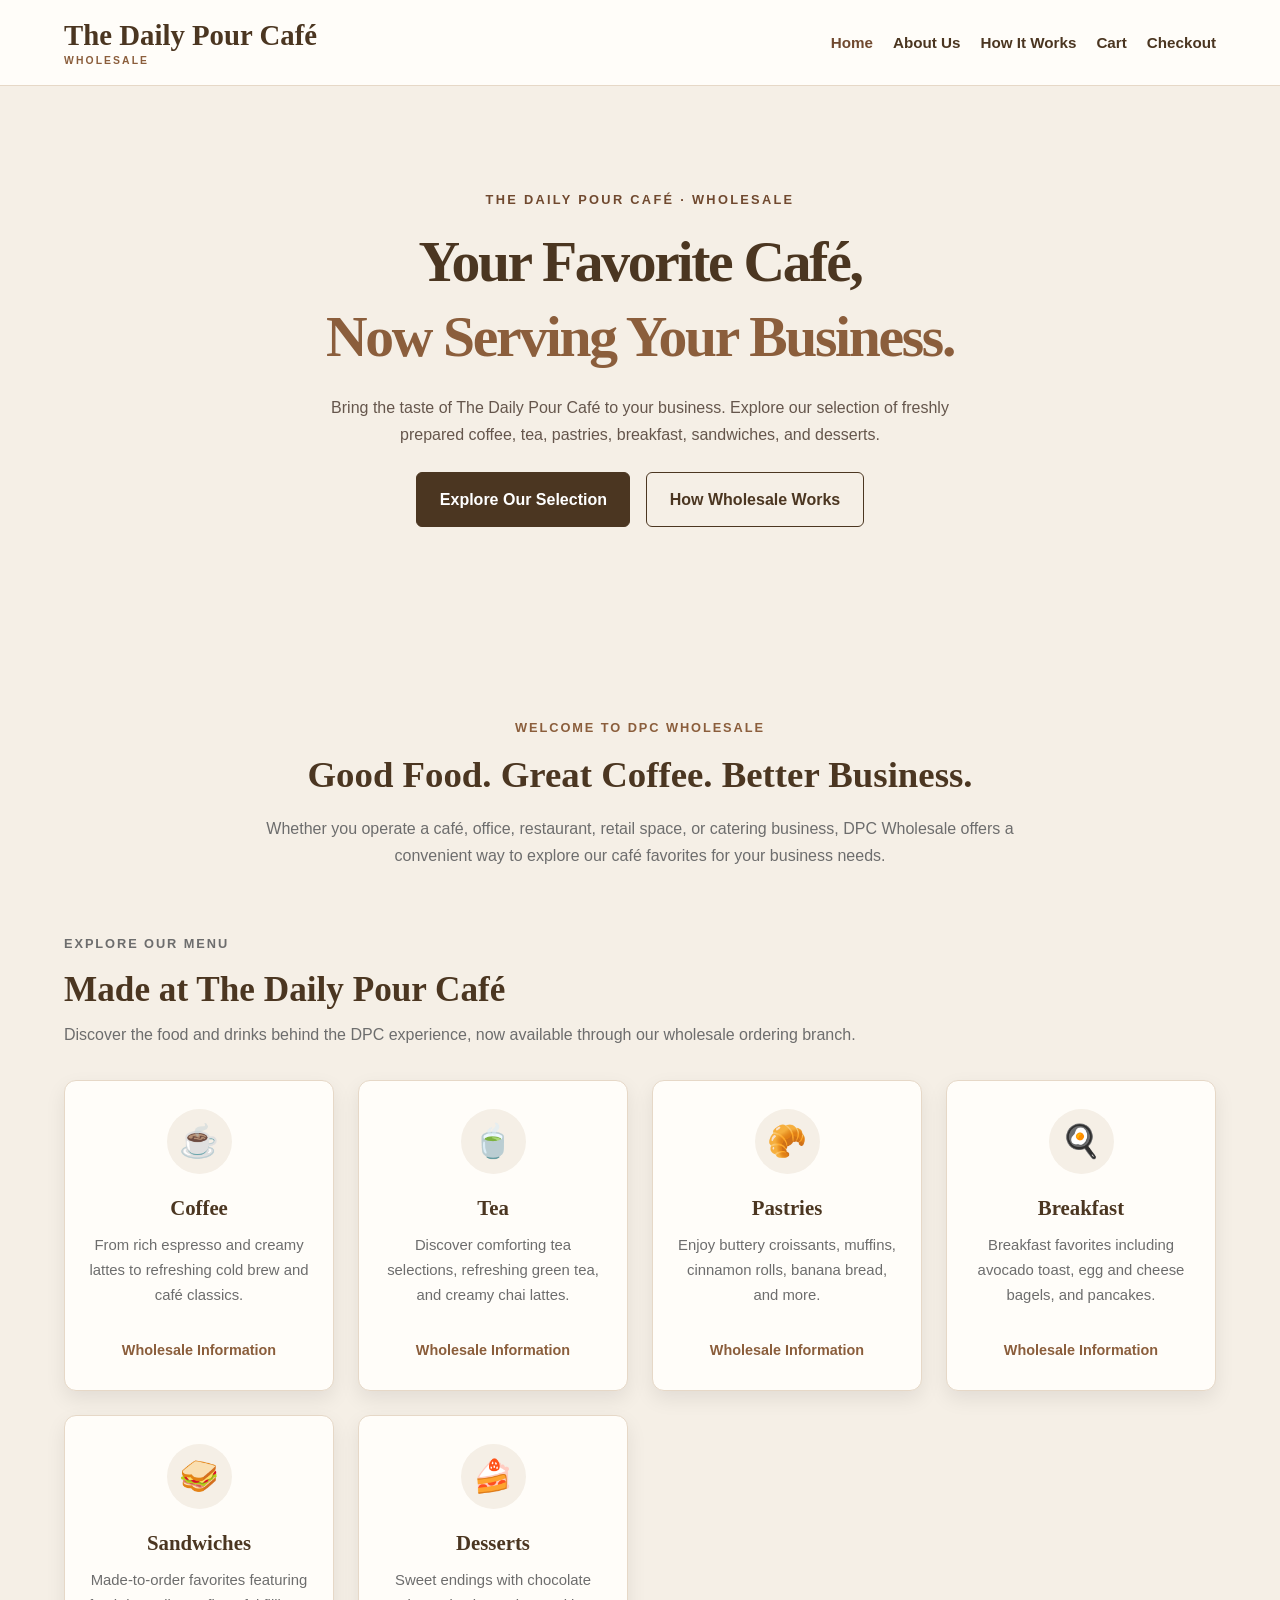
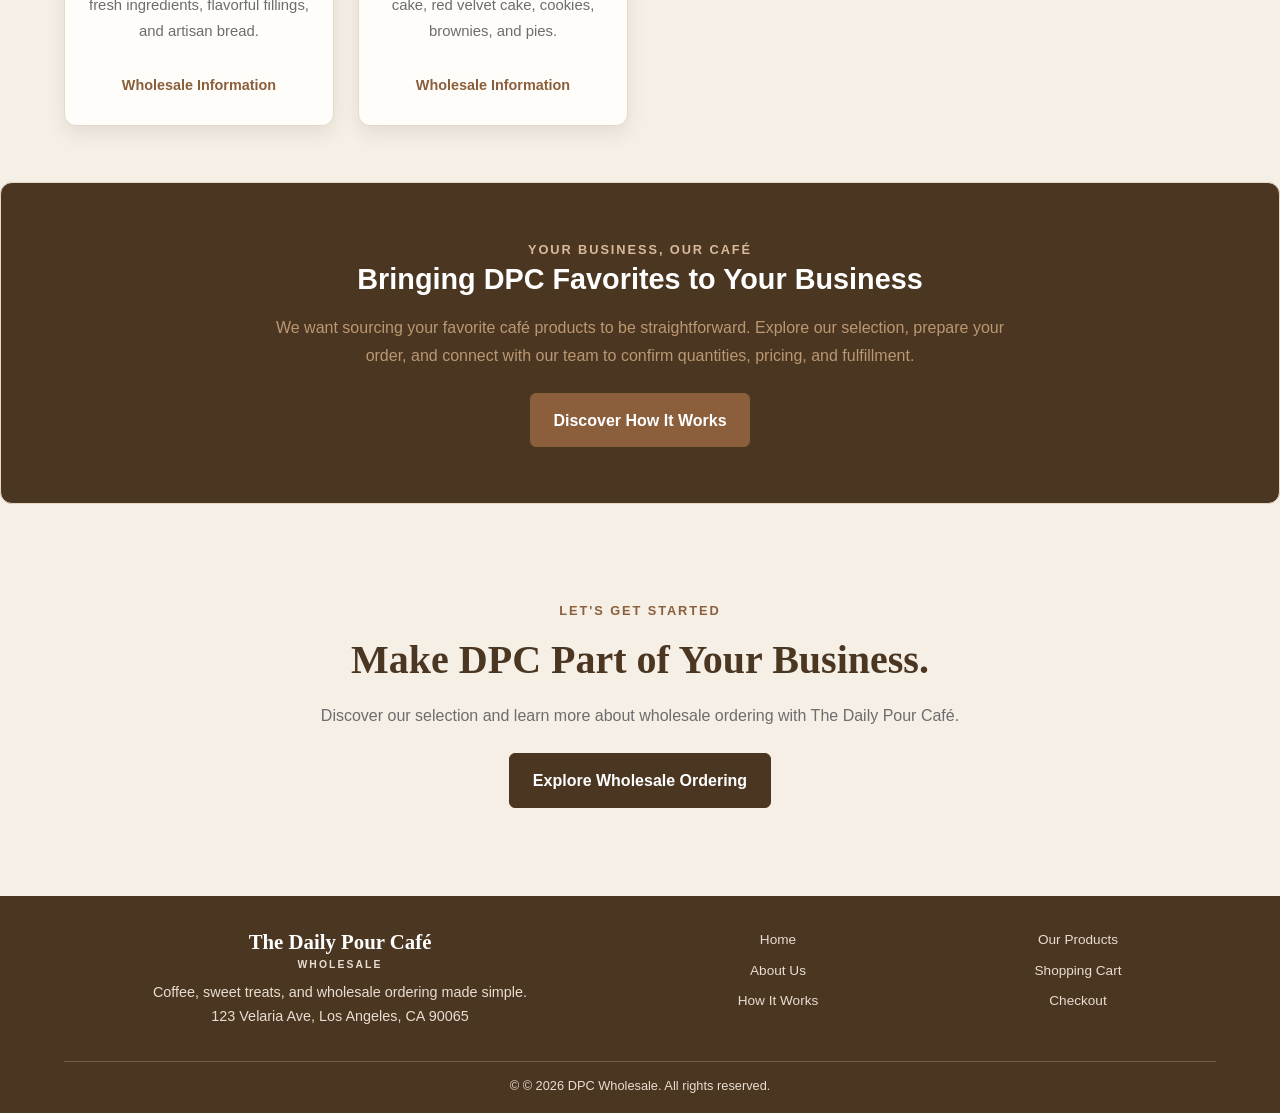
<file: index.html>
<!DOCTYPE html>
<html lang="en">

<head>
    <meta charset="UTF-8">
    <meta name="viewport" content="width=device-width, initial-scale=1.0">

    <meta name="description" content="Explore DPC Wholesale by The Daily Pour Café. Discover coffee, tea, pastries, breakfast, sandwiches, and desserts for your business.">

    <title>DPC Wholesale | The Daily Pour Café</title>

    <link rel="stylesheet" href="css\styles.css">
</head>

<body>

    <!-- HEADER -->
    <header>
        <div class="container header-content">

            <a href="index.html" class="logo">
                The Daily Pour Café
                <span class="logo-subtitle">WHOLESALE</span>
            </a>

            <nav aria-label="Main navigation">
                <ul>
                    <li>
                        <a href="index.html" aria-current="page">Home</a>
                    </li>
                    <li>
                        <a href="about.html">About Us</a>
                    </li>
                    <li>
                        <a href="how-it-works.html">How It Works</a>
                    </li>
                    <li>
                        <a href="cart.html">Cart</a>
                    </li>
                    <li>
                        <a href="checkout.html">Checkout</a>
                    </li>
                </ul>
            </nav>

        </div>
    </header>


    <main>

        <!-- HERO SECTION -->
        <section class="hero">
            <div class="container">

                <p class="eyebrow">The Daily Pour Café · Wholesale</p>

                <h1>
                    Your Favorite Café,
                    <span>Now Serving Your Business.</span>
                </h1>

                <p>
                    Bring the taste of The Daily Pour Café to your
                    business. Explore our selection of freshly
                    prepared coffee, tea, pastries, breakfast,
                    sandwiches, and desserts.
                </p>

                <div class="hero-actions">
                    <a href="#categories" class="btn">
                        Explore Our Selection
                    </a>

                    <a href="how-it-works.html" class="btn btn-outline">
                        How Wholesale Works
                    </a>
                </div>

            </div>
        </section>


        <!-- INTRODUCTION -->
        <section class="wholesale-intro container">

            <p class="eyebrow">Welcome to DPC Wholesale</p>

            <h2>Good Food. Great Coffee. Better Business.</h2>

            <p>
                Whether you operate a café, office, restaurant,
                retail space, or catering business, DPC Wholesale
                offers a convenient way to explore our café
                favorites for your business needs.
            </p>

        </section>


        <!-- PRODUCT CATEGORIES -->
        <section class="products container" id="categories">

            <div class="section-heading">

                <p class="eyebrow">Explore Our Menu</p>

                <h2>Made at The Daily Pour Café</h2>

                <p>
                    Discover the food and drinks behind the DPC
                    experience, now available through our
                    wholesale ordering branch.
                </p>

            </div>


            <div class="product-grid">

                <!-- COFFEE -->
                <article class="product-card category-card">

                    <div class="category-icon" aria-hidden="true">
                        ☕
                    </div>

                    <h3>Coffee</h3>

                    <p>
                        From rich espresso and creamy lattes
                        to refreshing cold brew and café classics.
                    </p>

                    <a href="how-it-works.html" class="category-link">
                        Wholesale Information
                    </a>

                </article>


                <!-- TEA -->
                <article class="product-card category-card">

                    <div class="category-icon" aria-hidden="true">
                        🍵
                    </div>

                    <h3>Tea</h3>

                    <p>
                        Discover comforting tea selections,
                        refreshing green tea, and creamy chai lattes.
                    </p>

                    <a href="how-it-works.html" class="category-link">
                        Wholesale Information
                    </a>

                </article>


                <!-- PASTRIES -->
                <article class="product-card category-card">

                    <div class="category-icon" aria-hidden="true">
                        🥐
                    </div>

                    <h3>Pastries</h3>

                    <p>
                        Enjoy buttery croissants, muffins,
                        cinnamon rolls, banana bread, and more.
                    </p>

                    <a href="how-it-works.html" class="category-link">
                        Wholesale Information
                    </a>

                </article>


                <!-- BREAKFAST -->
                <article class="product-card category-card">

                    <div class="category-icon" aria-hidden="true">
                        🍳
                    </div>

                    <h3>Breakfast</h3>

                    <p>
                        Breakfast favorites including avocado
                        toast, egg and cheese bagels, and pancakes.
                    </p>

                    <a href="how-it-works.html" class="category-link">
                        Wholesale Information
                    </a>

                </article>


                <!-- SANDWICHES -->
                <article class="product-card category-card">

                    <div class="category-icon" aria-hidden="true">
                        🥪
                    </div>

                    <h3>Sandwiches</h3>

                    <p>
                        Made-to-order favorites featuring fresh
                        ingredients, flavorful fillings, and artisan bread.
                    </p>

                    <a href="how-it-works.html" class="category-link">
                        Wholesale Information
                    </a>

                </article>


                <!-- DESSERTS -->
                <article class="product-card category-card">

                    <div class="category-icon" aria-hidden="true">
                        🍰
                    </div>

                    <h3>Desserts</h3>

                    <p>
                        Sweet endings with chocolate cake,
                        red velvet cake, cookies, brownies, and pies.
                    </p>

                    <a href="how-it-works.html" class="category-link">
                        Wholesale Information
                    </a>

                </article>

            </div>

        </section>


        <!-- WHOLESALE BENEFITS -->
        <section class="about wholesale-benefits">

            <div class="container">

                <p class="eyebrow">Your Business, Our Café</p>

                <h2>Bringing DPC Favorites to Your Business</h2>

                <p>
                    We want sourcing your favorite café products
                    to be straightforward. Explore our selection,
                    prepare your order, and connect with our team
                    to confirm quantities, pricing, and fulfillment.
                </p>

                <a href="how-it-works.html" class="btn">
                    Discover How It Works
                </a>

            </div>

        </section>


        <!-- FINAL CALL TO ACTION -->
        <section class="final-cta container">

            <p class="eyebrow">Let's Get Started</p>

            <h2>Make DPC Part of Your Business.</h2>

            <p>
                Discover our selection and learn more about
                wholesale ordering with The Daily Pour Café.
            </p>

            <a href="how-it-works.html" class="btn">
                Explore Wholesale Ordering
            </a>

        </section>

    </main>


    <!-- FOOTER -->

<footer>
    <div class="container footer-content">
        <div class="footer-brand">

            <h2>The Daily Pour Café 
                <span class="footer-subtitle">WHOLESALE</span>
                </h2>
            <p>
                Coffee, sweet treats, and wholesale ordering
                made simple.
            </p>
            <p>123 Velaria Ave, Los Angeles, CA 90065</p>
        </div>

        <div class="footer-links">
            <a href="index.html">Home</a>
            <a href="about.html">About Us</a>
            <a href="how-it-works.html">How It Works</a>
        </div>

        <div class="footer-links">
            <a href="index.html#products">Our Products</a>
            <a href="cart.html">Shopping Cart</a>
            <a href="checkout.html">Checkout</a>
        </div>

        <p class="copyright">
            &copy; © 2026 DPC Wholesale. All rights reserved.
        </p>
    </div>
</footer>
</body>
</html>
</file>
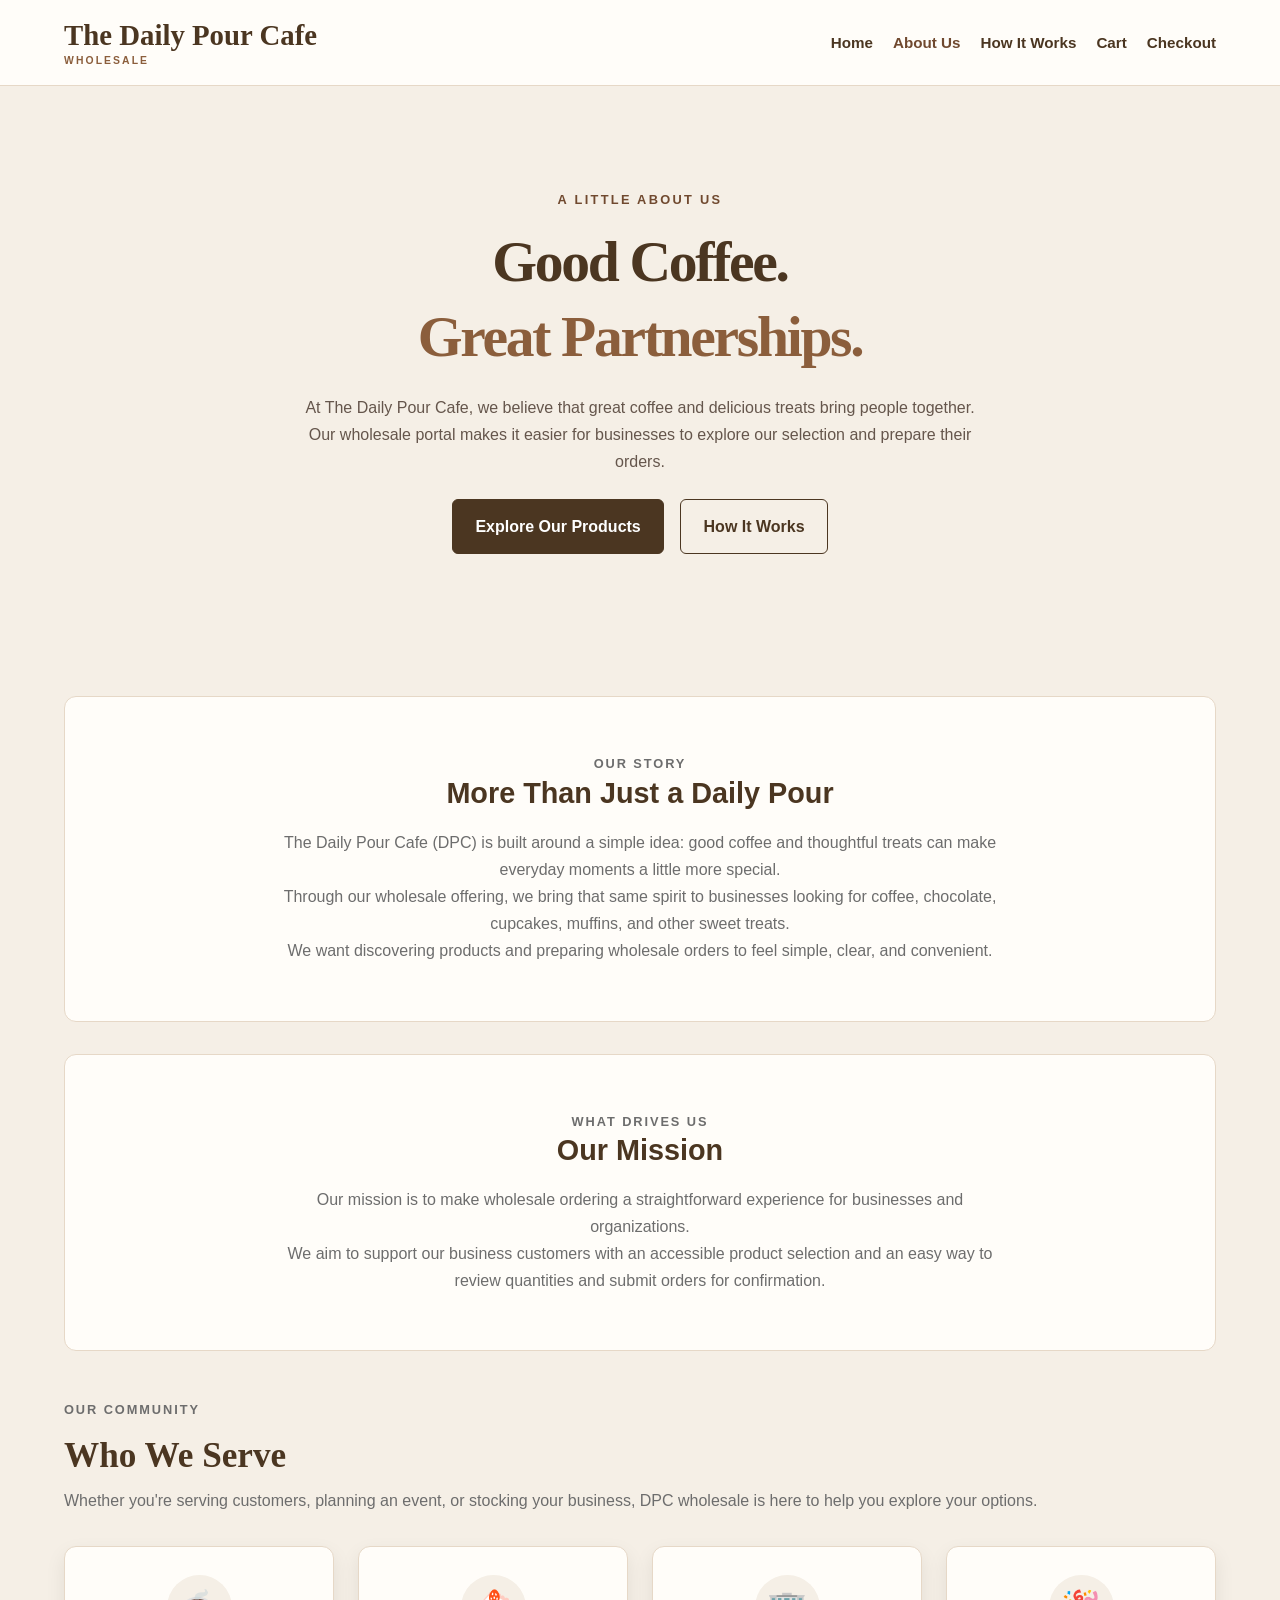
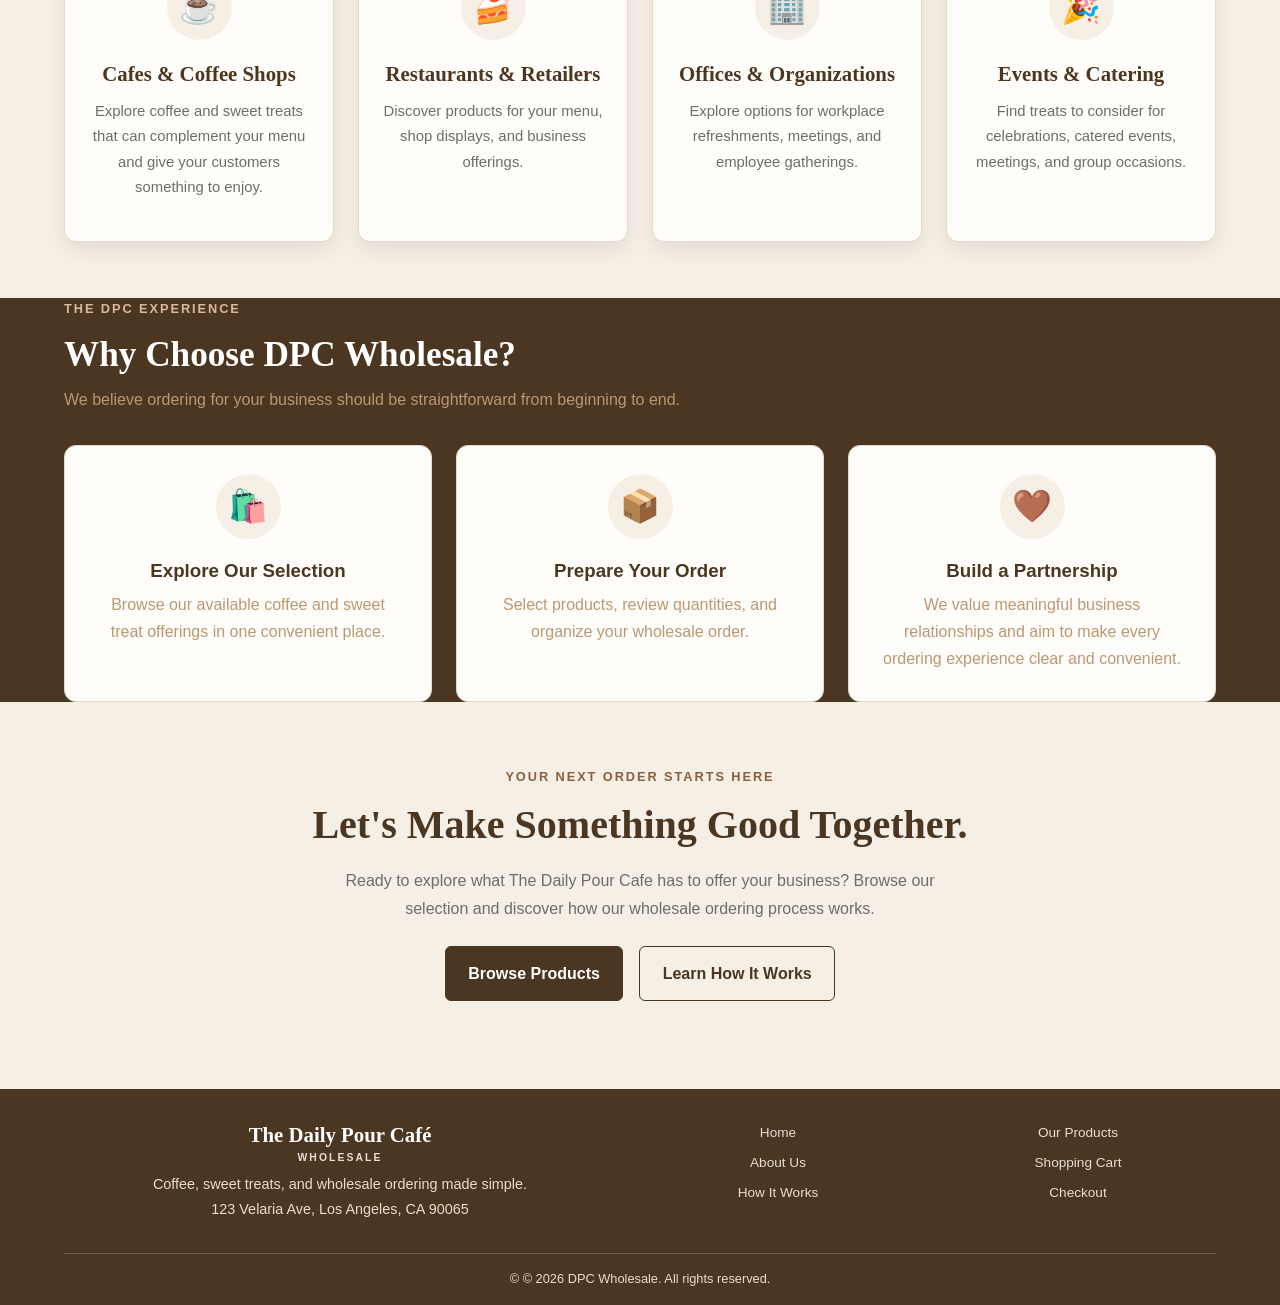
<file: about.html>
<!DOCTYPE html>
<html lang="en">

<head>
    <meta charset="UTF-8">
    <meta name="viewport" content="width=device-width, initial-scale=1.0">

    <title>About Us | The Daily Pour Cafe Wholesale</title>

    <meta name="description" content="Discover The Daily Pour Cafe wholesale program and explore coffee and sweet treats for your business.">

    <link rel="stylesheet" href="css\styles.css">
</head>

<body>

<!-- HEADER -->
<header>
    <div class="container header-content">

        <a href="index.html" class="logo">
            The Daily Pour Cafe
            <span class="logo-subtitle">WHOLESALE</span>
        </a>

        <nav aria-label="Main navigation">
            <ul>
                <li><a href="index.html">Home</a></li>
                <li><a href="about.html" aria-current="page">About Us</a></li>
                <li><a href="how-it-works.html">How It Works</a></li>
                <li><a href="cart.html">Cart</a></li>
                <li><a href="checkout.html">Checkout</a></li>
            </ul>
        </nav>

    </div>
</header>


<main>

    <!-- PAGE HERO -->
    <section class="hero">
        <div class="container">

            <p class="eyebrow">A Little About Us</p>

            <h1>
                Good Coffee.
                <span>Great Partnerships.</span>
            </h1>

            <p>
                At The Daily Pour Cafe, we believe that great coffee
                and delicious treats bring people together.
                Our wholesale portal makes it easier for businesses
                to explore our selection and prepare their orders.
            </p>

            <div class="hero-actions">

                <a href="index.html#products" class="btn">
                    Explore Our Products
                </a>

                <a href="how-it-works.html" class="btn btn-outline">
                    How It Works
                </a>

            </div>

        </div>
    </section>


    <!-- OUR STORY -->
    <section class="about container">

        <p class="eyebrow">Our Story</p>

        <h2>More Than Just a Daily Pour</h2>

        <p>
            The Daily Pour Cafe (DPC) is built around a simple idea:
            good coffee and thoughtful treats can make everyday
            moments a little more special.
        </p>

        <p>
            Through our wholesale offering, we bring that same
            spirit to businesses looking for coffee, chocolate,
            cupcakes, muffins, and other sweet treats.
        </p>

        <p>
            We want discovering products and preparing wholesale
            orders to feel simple, clear, and convenient.
        </p>

    </section>


    <!-- OUR MISSION -->
    <section class="about container">

        <p class="eyebrow">What Drives Us</p>

        <h2>Our Mission</h2>

        <p>
            Our mission is to make wholesale ordering a straightforward
            experience for businesses and organizations.
        </p>

        <p>
            We aim to support our business customers with an accessible
            product selection and an easy way to review quantities
            and submit orders for confirmation.
        </p>

    </section>


    <!-- WHO WE SERVE -->
    <section class="products container">

        <div class="section-heading">

            <p class="eyebrow">Our Community</p>

            <h2>Who We Serve</h2>

            <p>
                Whether you're serving customers, planning an event,
                or stocking your business, DPC wholesale is here
                to help you explore your options.
            </p>

        </div>


        <div class="product-grid">

            <article class="product-card category-card">

                <div class="category-icon">☕</div>

                <h3>Cafes & Coffee Shops</h3>

                <p>
                    Explore coffee and sweet treats that can
                    complement your menu and give your customers
                    something to enjoy.
                </p>

            </article>


            <article class="product-card category-card">

                <div class="category-icon">🍰</div>

                <h3>Restaurants & Retailers</h3>

                <p>
                    Discover products for your menu, shop displays,
                    and business offerings.
                </p>

            </article>


            <article class="product-card category-card">

                <div class="category-icon">🏢</div>

                <h3>Offices & Organizations</h3>

                <p>
                    Explore options for workplace refreshments,
                    meetings, and employee gatherings.
                </p>

            </article>


            <article class="product-card category-card">

                <div class="category-icon">🎉</div>

                <h3>Events & Catering</h3>

                <p>
                    Find treats to consider for celebrations,
                    catered events, meetings, and group occasions.
                </p>

            </article>

        </div>

    </section>


    <!-- WHY CHOOSE DPC -->
    <section class="wholesale-benefits">

        <div class="container">

            <div class="section-heading">

                <p class="eyebrow">The DPC Experience</p>

                <h2>Why Choose DPC Wholesale?</h2>

                <p>
                    We believe ordering for your business should
                    be straightforward from beginning to end.
                </p>

            </div>


            <div class="steps-grid">

                <article class="step-card">

                    <div class="category-icon">🛍️</div>

                    <h3>Explore Our Selection</h3>

                    <p>
                        Browse our available coffee and sweet treat
                        offerings in one convenient place.
                    </p>

                </article>


                <article class="step-card">

                    <div class="category-icon">📦</div>

                    <h3>Prepare Your Order</h3>

                    <p>
                        Select products, review quantities,
                        and organize your wholesale order.
                    </p>

                </article>


                <article class="step-card">

                    <div class="category-icon">🤎</div>

                    <h3>Build a Partnership</h3>

                    <p>
                        We value meaningful business relationships
                        and aim to make every ordering experience
                        clear and convenient.
                    </p>

                </article>

            </div>

        </div>

    </section>


    <!-- FINAL CTA -->
    <section class="final-cta container">

        <p class="eyebrow">Your Next Order Starts Here</p>

        <h2>Let's Make Something Good Together.</h2>

        <p>
            Ready to explore what The Daily Pour Cafe has to offer
            your business? Browse our selection and discover
            how our wholesale ordering process works.
        </p>

        <div class="hero-actions">

            <a href="index.html#products" class="btn">
                Browse Products
            </a>

            <a href="how-it-works.html" class="btn btn-outline">
                Learn How It Works
            </a>

        </div>

    </section>

</main>


<!-- FOOTER -->

<footer>
    <div class="container footer-content">
        <div class="footer-brand">

            <h2>The Daily Pour Café 
                <span class="footer-subtitle">WHOLESALE</span>
                </h2>
            <p>
                Coffee, sweet treats, and wholesale ordering
                made simple.
            </p>
            <p>123 Velaria Ave, Los Angeles, CA 90065</p>
        </div>

        <div class="footer-links">
            <a href="index.html">Home</a>
            <a href="about.html">About Us</a>
            <a href="how-it-works.html">How It Works</a>
        </div>

        <div class="footer-links">
            <a href="index.html#products">Our Products</a>
            <a href="cart.html">Shopping Cart</a>
            <a href="checkout.html">Checkout</a>
        </div>

        <p class="copyright">
            &copy; © 2026 DPC Wholesale. All rights reserved.
        </p>
    </div>
</footer>
</body>
</html>
</file>
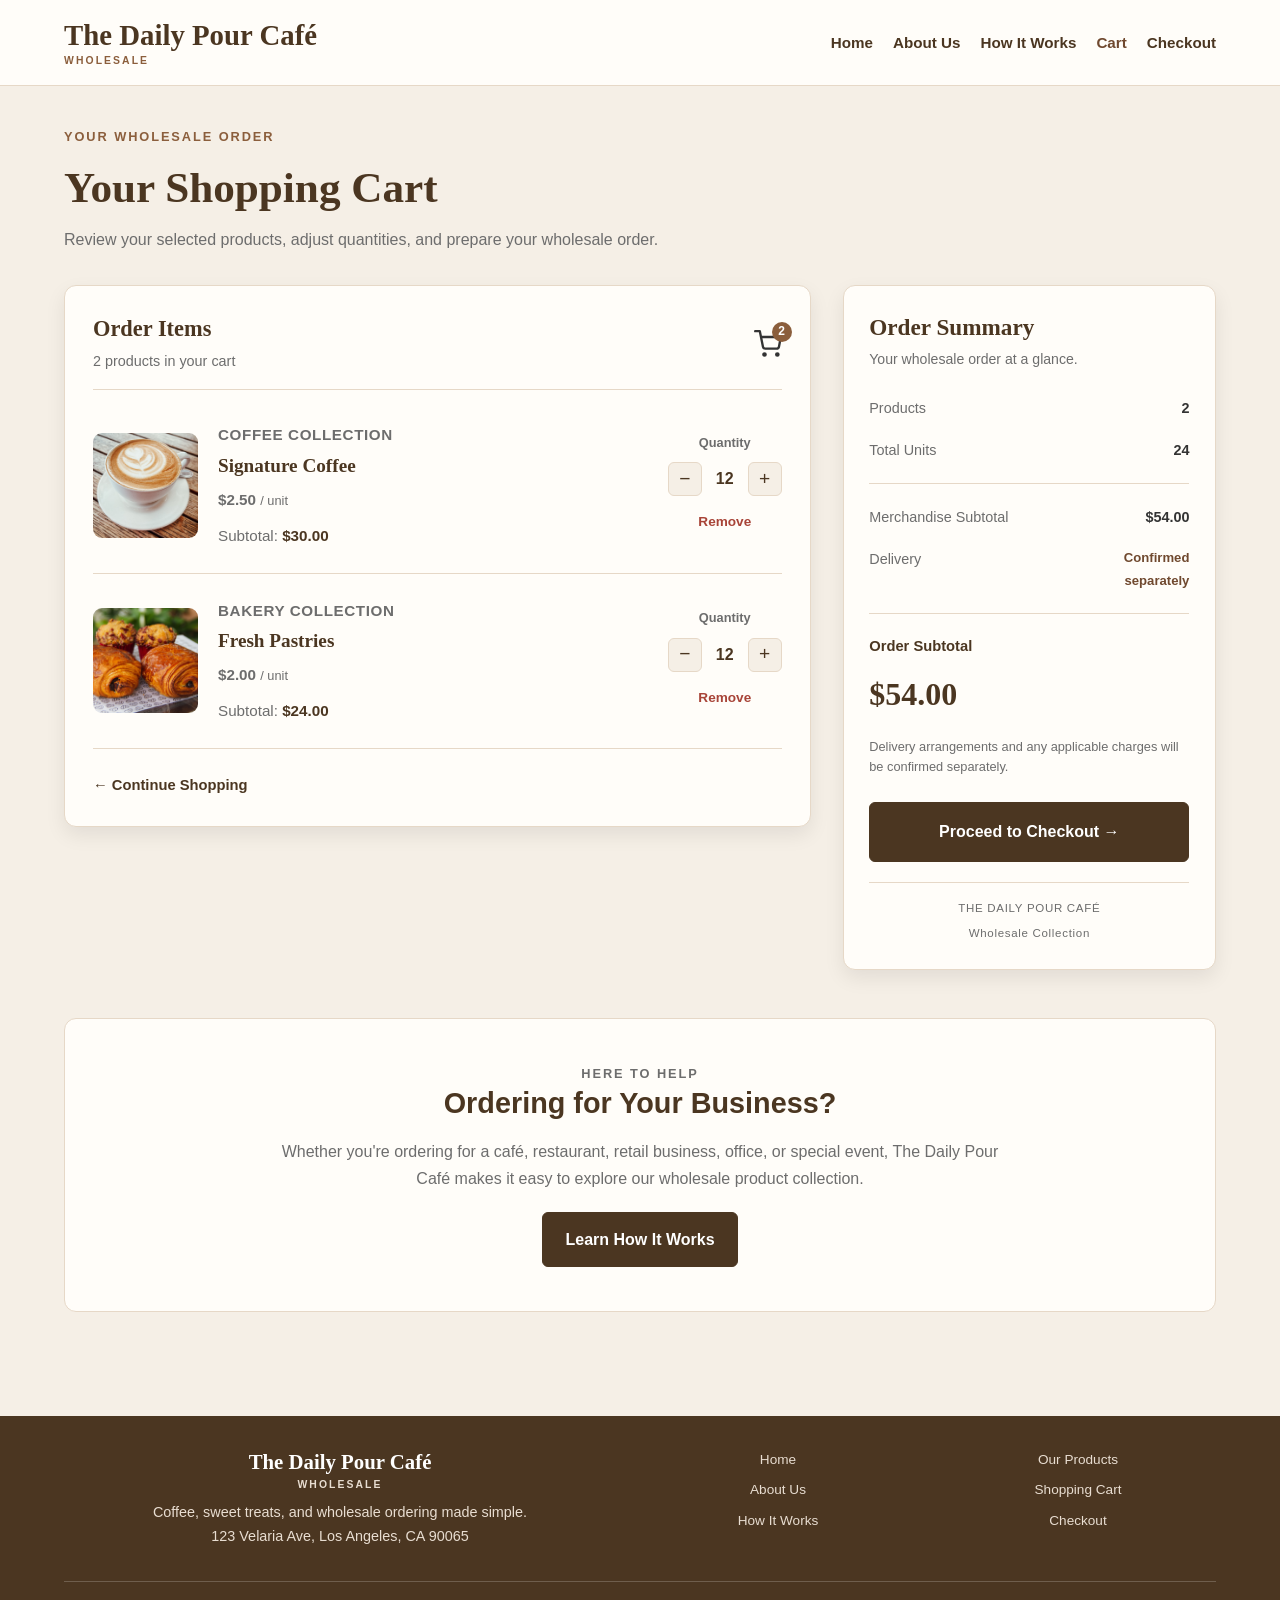
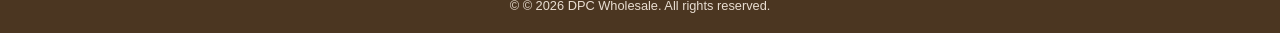
<file: cart.html>
<!DOCTYPE html>
<html lang="en">

<head>
    <meta charset="UTF-8">
    <meta name="viewport" content="width=device-width, initial-scale=1.0">

    <title>Wholesale Cart | The Daily Pour Café</title>

    <link rel="stylesheet" href="css\styles.css">
</head>

<body>

<!-- ========================================
     HEADER
======================================== -->

<header>
    <div class="container header-content">

        <a href="index.html" class="logo">
            The Daily Pour Café
            <span class="logo-subtitle">WHOLESALE</span>
        </a>

        <nav aria-label="Main navigation">
            <ul>
                <li><a href="index.html">Home</a></li>
                <li><a href="about.html">About Us</a></li>
                <li><a href="how-it-works.html">How It Works</a></li>
                <li><a href="cart.html" aria-current="page">Cart</a></li>
                <li><a href="checkout.html">Checkout</a></li>
            </ul>
        </nav>

    </div>
</header>


<!-- ========================================
     MAIN CONTENT
======================================== -->

<main class="container page-content">

    <!-- Page Introduction -->

    <section class="cart-intro">

        <p class="eyebrow">Your Wholesale Order</p>

        <h1>Your Shopping Cart</h1>

        <p class="page-intro">
            Review your selected products, adjust quantities,
            and prepare your wholesale order.
        </p>

    </section>


    <!-- Cart Layout -->

    <div class="wholesale-cart-layout">


        <!-- ========================================
             CART PRODUCTS
        ======================================== -->

        <section class="cart-panel" aria-label="Cart products">

            <div class="cart-heading">

                <div>
                    <h2>Order Items</h2>

                    <p class="cart-subheading">
                        <span id="cart-item-count">2</span> products
                        in your cart
                    </p>
                </div>

                <div class="cart-icon" aria-label="Shopping cart">

                    <svg
                        xmlns="http://www.w3.org/2000/svg"
                        width="28"
                        height="28"
                        fill="none"
                        stroke="currentColor"
                        stroke-width="2"
                        stroke-linecap="round"
                        stroke-linejoin="round"
                        viewBox="0 0 24 24"
                        aria-hidden="true">

                        <circle cx="9" cy="21" r="1"></circle>
                        <circle cx="20" cy="21" r="1"></circle>
                        <path d="M1 1h4l2.68 13.39a2 2 0 0 0 2 1.61h9.72a2 2 0 0 0 2-1.61L23 6H6"></path>

                    </svg>

                    <span class="item-count" id="cart-icon-count">2</span>

                </div>

            </div>


            <!-- PRODUCT 1 -->

            <article class="cart-item" data-product-id="coffee">

                <img
                    src="images\Latte art.jpg"
                    alt="Signature Coffee">

                <div class="cart-item-info">

                    <p class="cart-product-category">
                        Coffee Collection
                    </p>

                    <h3>Signature Coffee</h3>

                    <p class="cart-unit-price">
                        $2.50 <span>/ unit</span>
                    </p>

                    <p class="cart-line-subtotal">
                        Subtotal:
                        <strong data-line-subtotal>$30.00</strong>
                    </p>

                </div>


                <div class="cart-actions">

                    <label class="quantity-label">
                        Quantity
                    </label>

                    <div class="quantity-control">

                        <button
                            type="button"
                            class="quantity-btn"
                            data-cart-decrease
                            aria-label="Decrease Signature Coffee quantity">
                            −
                        </button>

                        <span
                            class="quantity-value"
                            data-cart-quantity
                            aria-live="polite">12</span>

                        <button
                            type="button"
                            class="quantity-btn"
                            data-cart-increase
                            aria-label="Increase Signature Coffee quantity">
                            +
                        </button>

                    </div>

                    <button
                        type="button"
                        class="remove-btn"
                        data-cart-remove>
                        Remove
                    </button>

                </div>

            </article>


            <!-- PRODUCT 2 -->

            <article class="cart-item" data-product-id="pastries">

                <img
                    src="images\Pastries.jpg"
                    alt="Fresh Pastries">

                <div class="cart-item-info">

                    <p class="cart-product-category">
                        Bakery Collection
                    </p>

                    <h3>Fresh Pastries</h3>

                    <p class="cart-unit-price">
                        $2.00 <span>/ unit</span>
                    </p>

                    <p class="cart-line-subtotal">
                        Subtotal:
                        <strong data-line-subtotal>$24.00</strong>
                    </p>

                </div>


                <div class="cart-actions">

                    <label class="quantity-label">
                        Quantity
                    </label>

                    <div class="quantity-control">

                        <button
                            type="button"
                            class="quantity-btn"
                            data-cart-decrease
                            aria-label="Decrease Fresh Pastries quantity">
                            −
                        </button>

                        <span
                            class="quantity-value"
                            data-cart-quantity
                            aria-live="polite">12</span>

                        <button
                            type="button"
                            class="quantity-btn"
                            data-cart-increase
                            aria-label="Increase Fresh Pastries quantity">
                            +
                        </button>

                    </div>

                    <button
                        type="button"
                        class="remove-btn"
                        data-cart-remove>
                        Remove
                    </button>

                </div>

            </article>


            <!-- EMPTY CART STATE -->

            <div class="empty-cart" id="empty-cart" hidden>

                <div class="empty-cart-icon">☕</div>

                <h3>Your cart is waiting for something delicious.</h3>

                <p>
                    Explore our wholesale collection and add
                    products to start preparing your order.
                </p>

                <a href="index.html#products" class="btn">
                    Browse Products
                </a>

            </div>


            <!-- CONTINUE SHOPPING -->

            <a
                href="index.html#products"
                class="continue-shopping"
                id="continue-shopping">

                ← Continue Shopping

            </a>

        </section>



        <!-- ========================================
             ORDER SUMMARY
        ======================================== -->

        <aside class="cart-summary">

            <h2>Order Summary</h2>

            <p class="summary-description">
                Your wholesale order at a glance.
            </p>


            <div class="summary-row">

                <span>Products</span>

                <strong id="summary-products">2</strong>

            </div>


            <div class="summary-row">

                <span>Total Units</span>

                <strong id="summary-units">24</strong>

            </div>


            <div class="summary-divider"></div>


            <div class="summary-row">

                <span>Merchandise Subtotal</span>

                <strong id="summary-subtotal">$54.00</strong>

            </div>


            <div class="summary-row delivery-row">

                <span>Delivery</span>

                <strong>Confirmed separately</strong>

            </div>


            <div class="summary-divider"></div>


            <div class="summary-total">

                <span>Order Subtotal</span>

                <strong id="summary-total">$54.00</strong>

            </div>

            <p class="summary-note">
                Delivery arrangements and any applicable
                charges will be confirmed separately.
            </p>


            <!-- CHECKOUT -->

            <a
                href="checkout.html"
                class="checkout-button"
                id="checkout-button">

                Proceed to Checkout →

            </a>


            <div class="summary-footer">

                <span>THE DAILY POUR CAFÉ</span>

                <span>Wholesale Collection</span>

            </div>

        </aside>

    </div>



    <!-- ========================================
         WHOLESALE ASSISTANCE
    ======================================== -->

    <section class="about cart-assistance">
        <p class="eyebrow">Here to Help</p>
        <h2>Ordering for Your Business?</h2>

        <p>
            Whether you're ordering for a café, restaurant,
            retail business, office, or special event,
            The Daily Pour Café makes it easy to explore
            our wholesale product collection.
        </p>
        <a href="how-it-works.html" class="btn">
            Learn How It Works
        </a>
    </section>
</main>



<!-- FOOTER -->

<footer>
    <div class="container footer-content">
        <div class="footer-brand">

            <h2>The Daily Pour Café 
                <span class="footer-subtitle">WHOLESALE</span>
                </h2>
            <p>
                Coffee, sweet treats, and wholesale ordering
                made simple.
            </p>
            <p>123 Velaria Ave, Los Angeles, CA 90065</p>
        </div>

        <div class="footer-links">
            <a href="index.html">Home</a>
            <a href="about.html">About Us</a>
            <a href="how-it-works.html">How It Works</a>
        </div>

        <div class="footer-links">
            <a href="index.html#products">Our Products</a>
            <a href="cart.html">Shopping Cart</a>
            <a href="checkout.html">Checkout</a>
        </div>

        <p class="copyright">
            &copy; © 2026 DPC Wholesale. All rights reserved.
        </p>
    </div>
</footer>
</body>
</html>
</file>
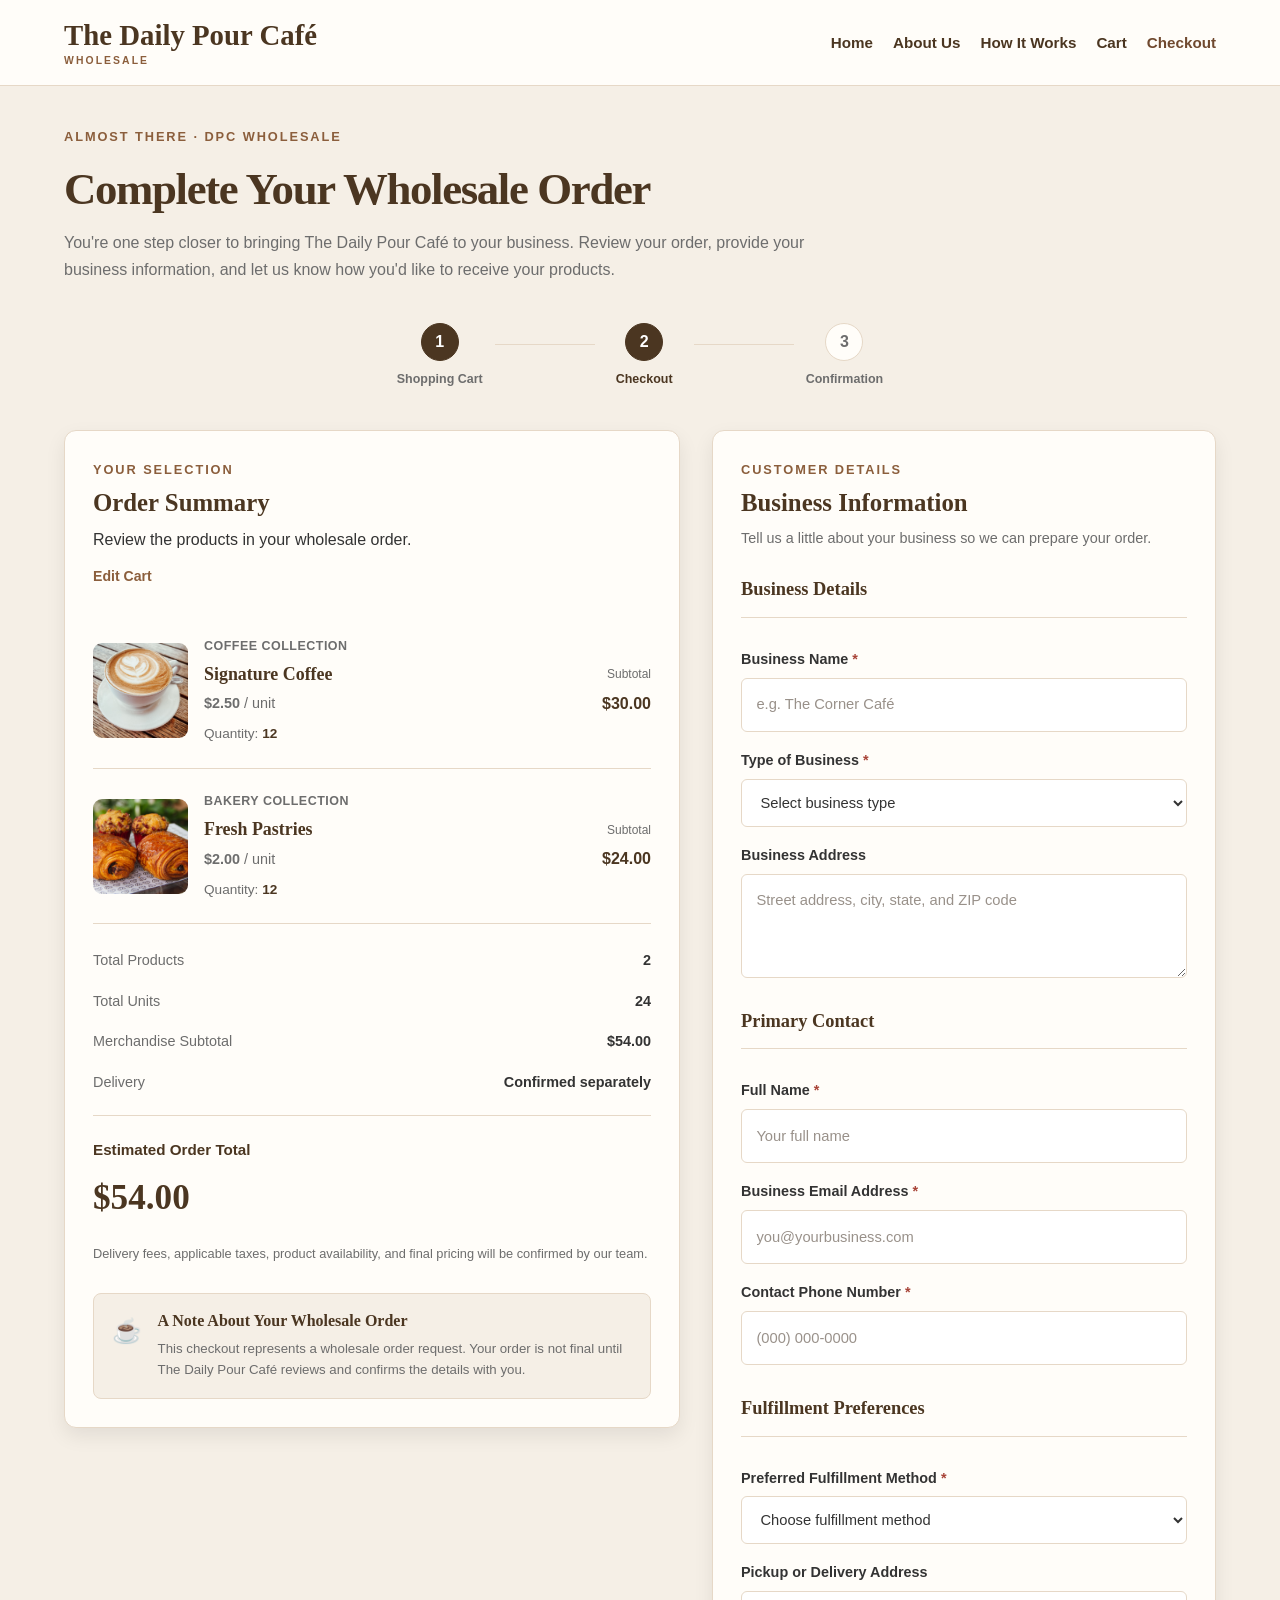
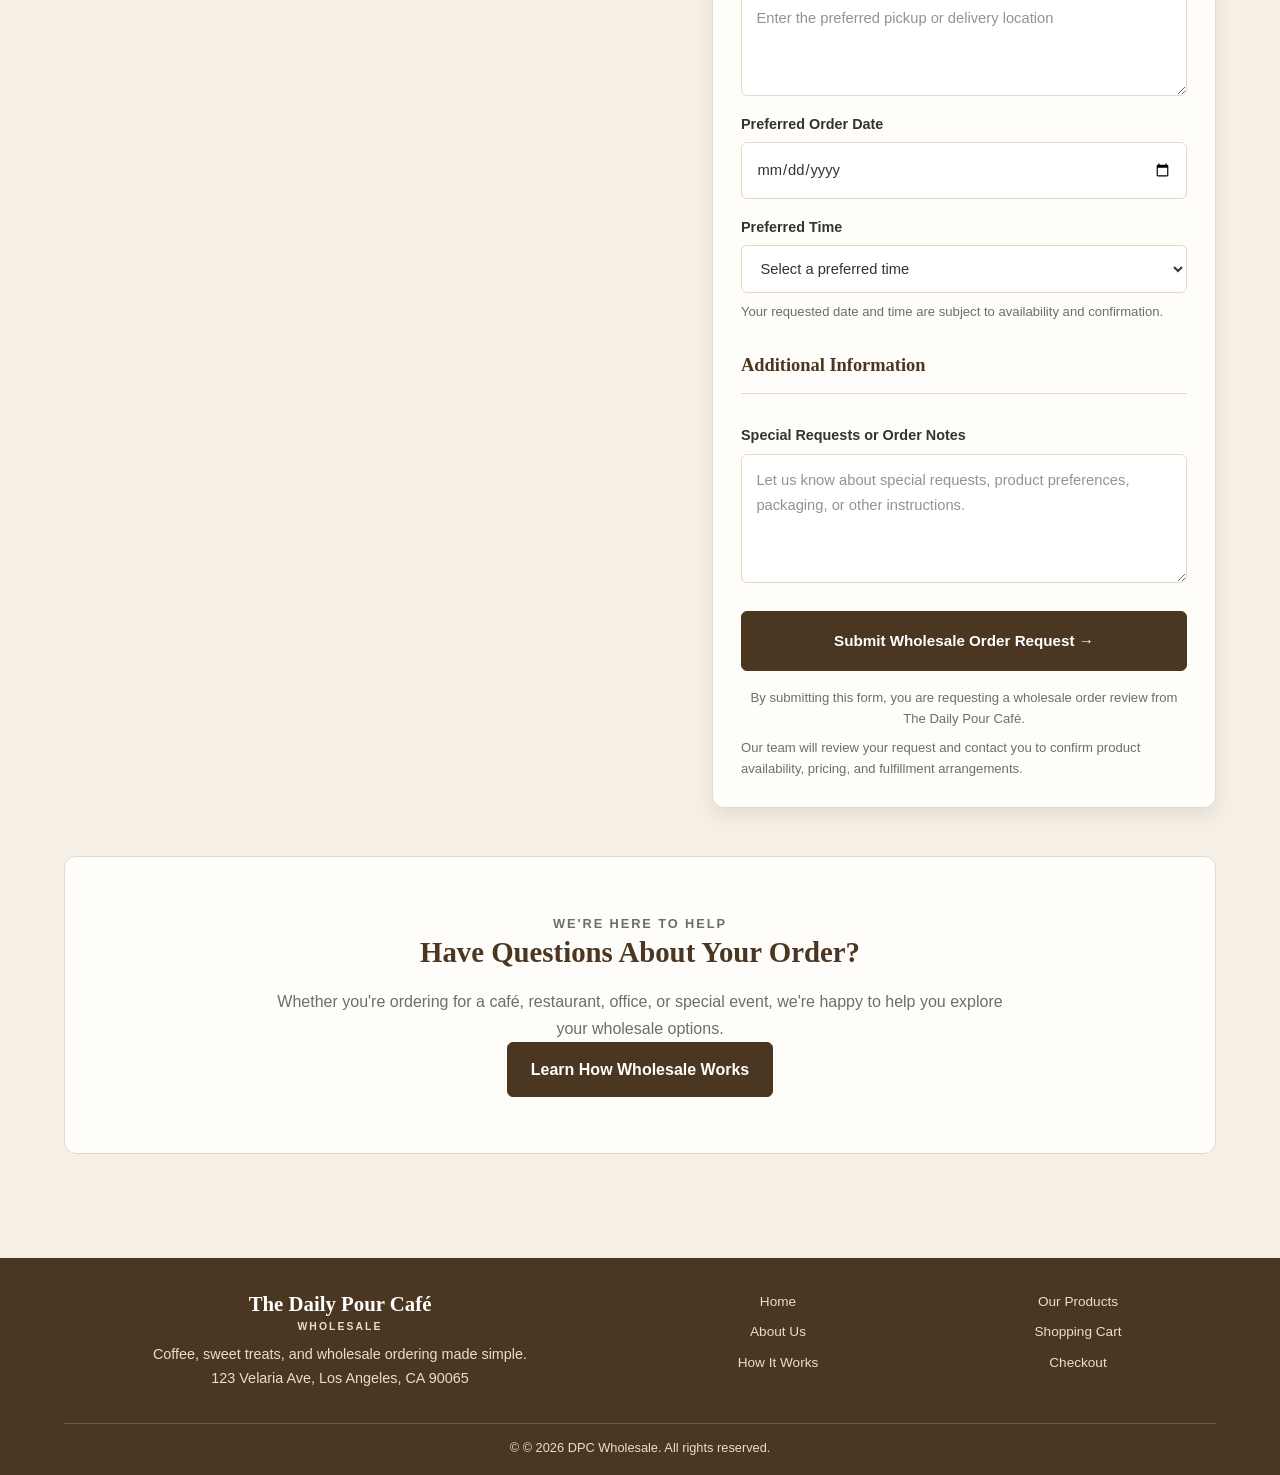
<file: checkout.html>
<!DOCTYPE html>
<html lang="en">

<head>
    <meta charset="UTF-8">
    <meta name="viewport" content="width=device-width, initial-scale=1.0">

    <meta name="description" content="Complete your wholesale order with The Daily Pour Café. Provide your business details and fulfillment preferences.">

    <title>Wholesale Checkout | The Daily Pour Café</title>

    <link rel="stylesheet" href="css\styles.css">
</head>

<body>

<!-- HEADER -->

<header>
    <div class="container header-content">

        <a href="index.html" class="logo">
            The Daily Pour Café
            <span class="logo-subtitle">WHOLESALE</span>
        </a>

        <nav aria-label="Main navigation">
            <ul>
                <li><a href="index.html">Home</a></li>
                <li><a href="about.html">About Us</a></li>
                <li><a href="how-it-works.html">How It Works</a></li>
                <li><a href="cart.html">Cart</a></li>
                <li><a href="checkout.html" aria-current="page">Checkout</a></li>
            </ul>
        </nav>

    </div>
</header>


<main class="container page-content">

    <!-- CHECKOUT INTRODUCTION -->

    <section class="checkout-intro">

        <p class="eyebrow">Almost There · DPC Wholesale</p>

        <h1>Complete Your Wholesale Order</h1>

        <p class="page-intro">
            You're one step closer to bringing The Daily Pour Café
            to your business. Review your order, provide your
            business information, and let us know how you'd
            like to receive your products.
        </p>

        <div class="checkout-progress">

            <div class="progress-step completed">
                <span>1</span>
                <p>Shopping Cart</p>
            </div>

            <div class="progress-line"></div>

            <div class="progress-step active">
                <span>2</span>
                <p>Checkout</p>
            </div>

            <div class="progress-line"></div>

            <div class="progress-step">
                <span>3</span>
                <p>Confirmation</p>
            </div>

        </div>

    </section>


    <!-- CHECKOUT LAYOUT -->

    <div class="wholesale-checkout-layout">


        <!-- ORDER DETAILS -->

        <section class="checkout-order-panel">

            <div class="checkout-section-heading">

                <div>
                    <p class="eyebrow">Your Selection</p>
                    <h2>Order Summary</h2>
                    <p>Review the products in your wholesale order.</p>
                </div>

                <a href="cart.html" class="edit-cart-link">
                    Edit Cart
                </a>

            </div>


            <!-- PRODUCT ONE -->

            <article class="checkout-product">

                <img
                    src="images\Latte art.jpg"
                    alt="Signature Coffee">

                <div class="checkout-product-info">

                    <p class="cart-product-category">
                        Coffee Collection
                    </p>

                    <h3>Signature Coffee</h3>

                    <p class="checkout-unit-price">
                        $2.50 <span>/ unit</span>
                    </p>

                    <p class="checkout-quantity">
                        Quantity: <strong>12</strong>
                    </p>

                </div>

                <div class="checkout-product-total">
                    <span>Subtotal</span>
                    <strong>$30.00</strong>
                </div>

            </article>


            <!-- PRODUCT TWO -->

            <article class="checkout-product">

                <img
                    src="images\Pastries.jpg"
                    alt="Fresh Pastries">

                <div class="checkout-product-info">

                    <p class="cart-product-category">
                        Bakery Collection
                    </p>

                    <h3>Fresh Pastries</h3>

                    <p class="checkout-unit-price">
                        $2.00 <span>/ unit</span>
                    </p>

                    <p class="checkout-quantity">
                        Quantity: <strong>12</strong>
                    </p>

                </div>

                <div class="checkout-product-total">
                    <span>Subtotal</span>
                    <strong>$24.00</strong>
                </div>

            </article>


            <!-- PRICE SUMMARY -->

            <div class="checkout-price-summary">

                <div class="summary-row">
                    <span>Total Products</span>
                    <strong>2</strong>
                </div>

                <div class="summary-row">
                    <span>Total Units</span>
                    <strong>24</strong>
                </div>

                <div class="summary-row">
                    <span>Merchandise Subtotal</span>
                    <strong>$54.00</strong>
                </div>

                <div class="summary-row">
                    <span>Delivery</span>
                    <strong>Confirmed separately</strong>
                </div>

                <div class="summary-divider"></div>

                <div class="checkout-grand-total">
                    <span>Estimated Order Total</span>
                    <strong>$54.00</strong>
                </div>

                <p class="summary-note">
                    Delivery fees, applicable taxes, product
                    availability, and final pricing will be
                    confirmed by our team.
                </p>

            </div>


            <!-- ORDER NOTICE -->

            <div class="checkout-notice">

                <span class="notice-icon">☕</span>

                <div>
                    <h3>A Note About Your Wholesale Order</h3>

                    <p>
                        This checkout represents a wholesale
                        order request. Your order is not final
                        until The Daily Pour Café reviews and
                        confirms the details with you.
                    </p>
                </div>

            </div>

        </section>



        <!-- BUSINESS INFORMATION FORM -->

        <section class="checkout-form-panel">

            <div class="checkout-section-heading">

                <p class="eyebrow">Customer Details</p>

                <h2>Business Information</h2>

                <p>
                    Tell us a little about your business so
                    we can prepare your order.
                </p>

            </div>


            <form
                action="#"
                method="post"
                class="wholesale-checkout-form">


                <!-- BUSINESS DETAILS -->

                <fieldset>

                    <legend>Business Details</legend>

                    <label for="business-name">
                        Business Name <span>*</span>
                    </label>

                    <input
                        type="text"
                        id="business-name"
                        name="business-name"
                        autocomplete="organization"
                        placeholder="e.g. The Corner Café"
                        required
                    >

                    <label for="business-type">
                        Type of Business <span>*</span>
                    </label>

                    <select
                        id="business-type"
                        name="business-type"
                        required>

                        <option value="">Select business type</option>
                        <option value="cafe">Café / Coffee Shop</option>
                        <option value="restaurant">Restaurant</option>
                        <option value="retail">Retail Business</option>
                        <option value="office">Office / Organization</option>
                        <option value="catering">Catering Business</option>
                        <option value="event">Event / Special Occasion</option>
                        <option value="other">Other</option>

                    </select>

                    <label for="business-address">
                        Business Address
                    </label>

                    <textarea
                        id="business-address"
                        name="business-address"
                        rows="3"
                        autocomplete="street-address"
                        placeholder="Street address, city, state, and ZIP code"
                    ></textarea>

                </fieldset>


                <!-- CONTACT DETAILS -->

                <fieldset>

                    <legend>Primary Contact</legend>

                    <label for="customer-name">
                        Full Name <span>*</span>
                    </label>

                    <input
                        type="text"
                        id="customer-name"
                        name="customer-name"
                        autocomplete="name"
                        placeholder="Your full name"
                        required
                    >

                    <label for="email">
                        Business Email Address <span>*</span>
                    </label>

                    <input
                        type="email"
                        id="email"
                        name="email"
                        autocomplete="email"
                        placeholder="you@yourbusiness.com"
                        required
                    >

                    <label for="phone">
                        Contact Phone Number <span>*</span>
                    </label>

                    <input
                        type="tel"
                        id="phone"
                        name="phone"
                        autocomplete="tel"
                        placeholder="(000) 000-0000"
                        required
                    >

                </fieldset>


                <!-- FULFILLMENT DETAILS -->

                <fieldset>

                    <legend>Fulfillment Preferences</legend>

                    <label for="order-method">
                        Preferred Fulfillment Method <span>*</span>
                    </label>

                    <select
                        id="order-method"
                        name="order-method"
                        required>

                        <option value="">Choose fulfillment method</option>
                        <option value="pickup">Café Pickup</option>
                        <option value="delivery">Delivery Request</option>

                    </select>

                    <label for="delivery-address">
                        Pickup or Delivery Address
                    </label>

                    <textarea
                        id="delivery-address"
                        name="delivery-address"
                        rows="3"
                        placeholder="Enter the preferred pickup or delivery location"
                    ></textarea>

                    <label for="preferred-date">
                        Preferred Order Date
                    </label>

                    <input
                        type="date"
                        id="preferred-date"
                        name="preferred-date"
                    >

                    <label for="preferred-time">
                        Preferred Time</label>

                    <select
                        id="preferred-time"
                        name="preferred-time">

                        <option value="">Select a preferred time</option>
                        <option value="morning">Morning (8 AM – 11 AM)</option>
                        <option value="midday">Midday (11 AM – 2 PM)</option>
                        <option value="afternoon">Afternoon (2 PM – 5 PM)</option>
                        <option value="flexible">Flexible</option>

                    </select>

                    <p class="help-text">
                        Your requested date and time are subject
                        to availability and confirmation.
                    </p>

                </fieldset>


                <!-- ADDITIONAL INFORMATION -->

                <fieldset>

                    <legend>Additional Information</legend>

                    <label for="order-notes">
                        Special Requests or Order Notes
                    </label>

                    <textarea
                        id="order-notes"
                        name="order-notes"
                        rows="4"
                        placeholder="Let us know about special requests, product preferences, packaging, or other instructions."
                    ></textarea>

                </fieldset>


                <!-- SUBMIT -->

                <div class="checkout-submit">

                    <button
                        type="submit"
                        class="checkout-submit-button">

                        Submit Wholesale Order Request →

                    </button>

                    <p class="secure-note">
                        By submitting this form, you are requesting
                        a wholesale order review from The Daily Pour Café.
                    </p>

                    <p class="help-text">
                        Our team will review your request and
                        contact you to confirm product availability,
                        pricing, and fulfillment arrangements.
                    </p>

                </div>

            </form>

        </section>

    </div>


    <!-- ADDITIONAL ASSISTANCE -->

    <section class="about checkout-assistance">

        <p class="eyebrow">We're Here to Help</p>

        <h2>Have Questions About Your Order?</h2>

        <p>
            Whether you're ordering for a café, restaurant,
            office, or special event, we're happy to help you
            explore your wholesale options.
        </p>

        <a href="how-it-works.html" class="btn">
            Learn How Wholesale Works
        </a>

    </section>

</main>



<!-- FOOTER -->

<footer>
    <div class="container footer-content">
        <div class="footer-brand">

            <h2>The Daily Pour Café 
                <span class="footer-subtitle">WHOLESALE</span>
                </h2>
            <p>
                Coffee, sweet treats, and wholesale ordering
                made simple.
            </p>
            <p>123 Velaria Ave, Los Angeles, CA 90065</p>
        </div>

        <div class="footer-links">
            <a href="index.html">Home</a>
            <a href="about.html">About Us</a>
            <a href="how-it-works.html">How It Works</a>
        </div>

        <div class="footer-links">
            <a href="index.html#products">Our Products</a>
            <a href="cart.html">Shopping Cart</a>
            <a href="checkout.html">Checkout</a>
        </div>

        <p class="copyright">
            &copy; © 2026 DPC Wholesale. All rights reserved.
        </p>
    </div>
</footer>
</body>
</html>
</file>
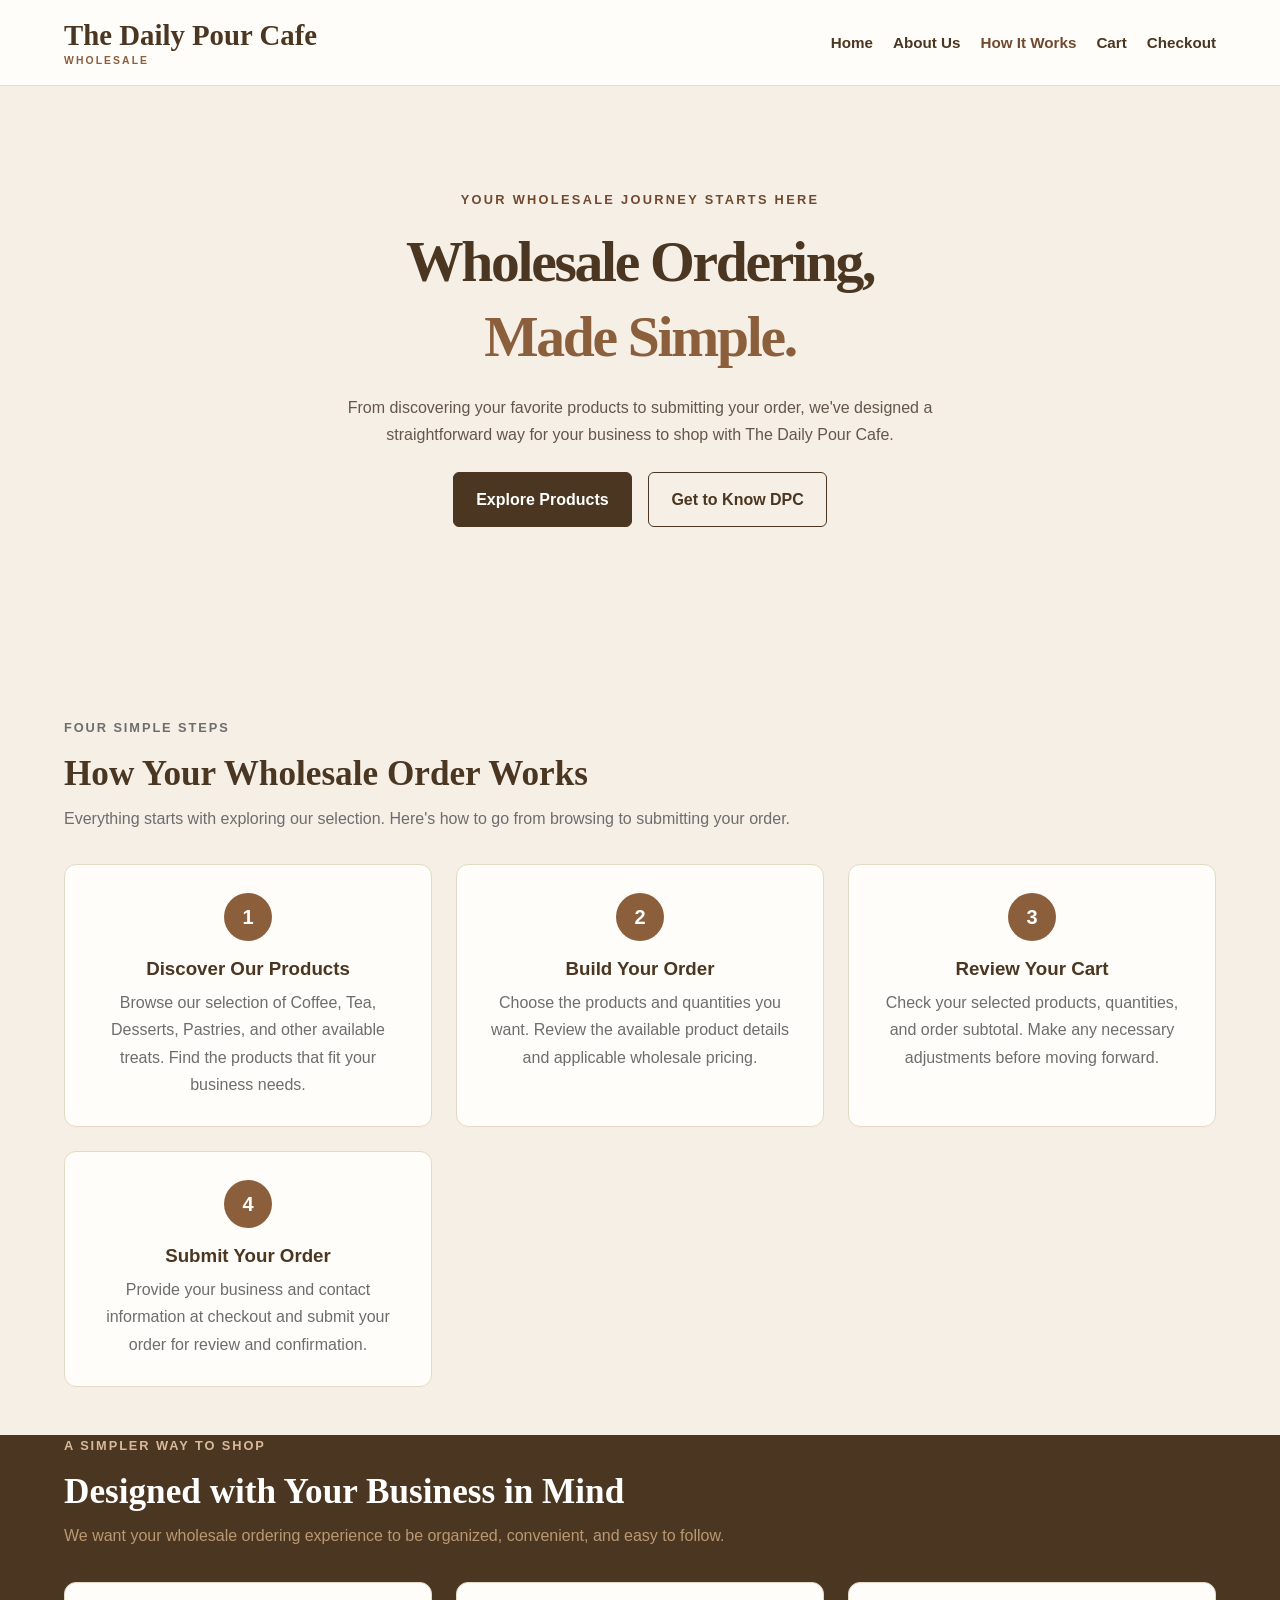
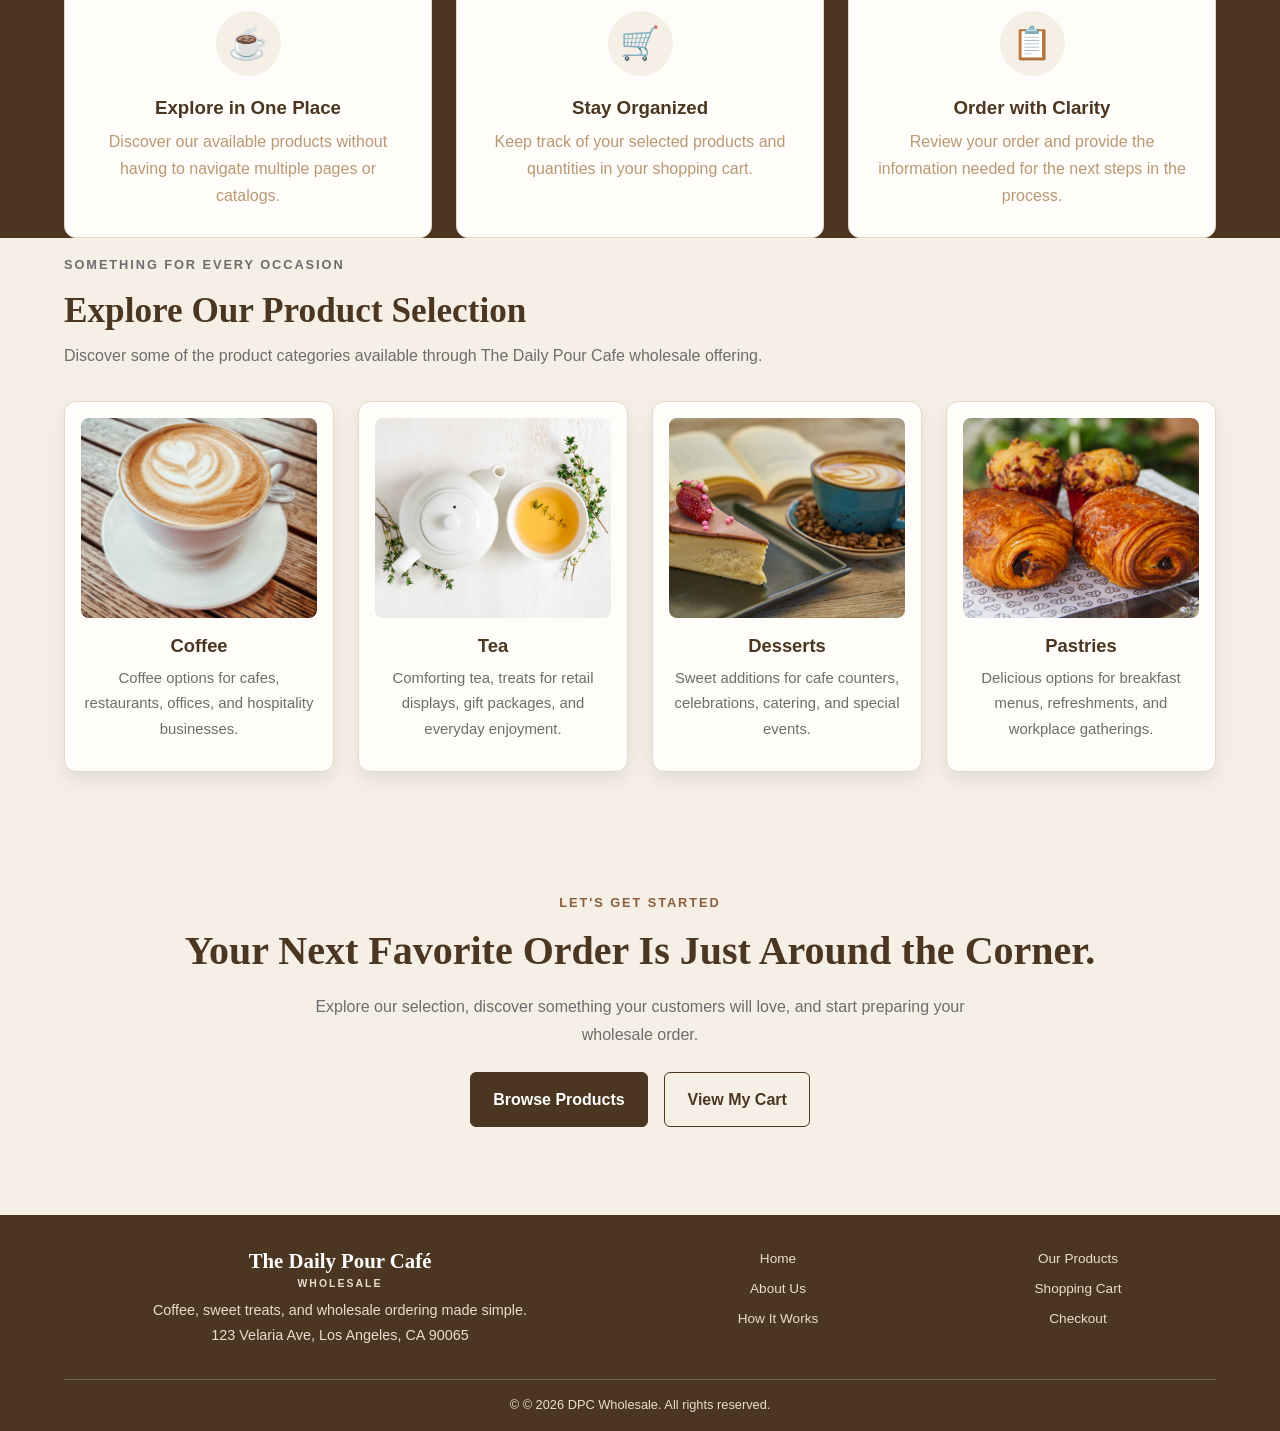
<file: how-it-works.html>
<!DOCTYPE html>
<html lang="en">

<head>
    <meta charset="UTF-8">
    <meta name="viewport" content="width=device-width, initial-scale=1.0">

    <title>How It Works | DPC Wholesale</title>

    <meta name="description" content="Learn how to browse products, prepare your cart, and submit a wholesale order with The Daily Pour Cafe.">

    <link rel="stylesheet" href="css\styles.css">
</head>

<body>

<!-- HEADER -->
<header>
    <div class="container header-content">

        <a href="index.html" class="logo">
            The Daily Pour Cafe
            <span class="logo-subtitle">WHOLESALE</span>
        </a>

        <nav aria-label="Main navigation">
            <ul>
                <li><a href="index.html">Home</a></li>
                <li><a href="about.html">About Us</a></li>
                <li><a href="how-it-works.html" aria-current="page">How It Works</a></li>
                <li><a href="cart.html">Cart</a></li>
                <li><a href="checkout.html">Checkout</a></li>
            </ul>
        </nav>

    </div>
</header>


<main>

    <!-- HERO -->
    <section class="hero">

        <div class="container">

            <p class="eyebrow">Your Wholesale Journey Starts Here</p>

            <h1>
                Wholesale Ordering,
                <span>Made Simple.</span>
            </h1>

            <p>
                From discovering your favorite products to submitting
                your order, we've designed a straightforward way
                for your business to shop with The Daily Pour Cafe.
            </p>

            <div class="hero-actions">

                <a href="index.html#products" class="btn">
                    Explore Products
                </a>

                <a href="about.html" class="btn btn-outline">
                    Get to Know DPC
                </a>

            </div>

        </div>

    </section>


    <!-- ORDERING STEPS -->
    <section class="how-it-works container">

        <div class="section-heading">

            <p class="eyebrow">Four Simple Steps</p>

            <h2>How Your Wholesale Order Works</h2>

            <p>
                Everything starts with exploring our selection.
                Here's how to go from browsing to submitting your order.
            </p>

        </div>


        <div class="steps-grid">

            <article class="step-card">

                <div class="step-number">1</div>

                <h3>Discover Our Products</h3>

                <p>
                    Browse our selection of Coffee, Tea,
                    Desserts, Pastries, and other available treats.
                    Find the products that fit your business needs.
                </p>

            </article>


            <article class="step-card">

                <div class="step-number">2</div>

                <h3>Build Your Order</h3>

                <p>
                    Choose the products and quantities you want.
                    Review the available product details and
                    applicable wholesale pricing.
                </p>

            </article>


            <article class="step-card">

                <div class="step-number">3</div>

                <h3>Review Your Cart</h3>

                <p>
                    Check your selected products, quantities,
                    and order subtotal. Make any necessary
                    adjustments before moving forward.
                </p>

            </article>


            <article class="step-card">

                <div class="step-number">4</div>

                <h3>Submit Your Order</h3>

                <p>
                    Provide your business and contact information
                    at checkout and submit your order for review
                    and confirmation.
                </p>

            </article>

        </div>

    </section>


    <!-- WHOLESALE BENEFITS -->
    <section class="wholesale-benefits">

        <div class="container">

            <div class="section-heading">

                <p class="eyebrow">A Simpler Way to Shop</p>

                <h2>Designed with Your Business in Mind</h2>

                <p>
                    We want your wholesale ordering experience
                    to be organized, convenient, and easy to follow.
                </p>

            </div>


            <div class="steps-grid">

                <article class="step-card">

                    <div class="category-icon">☕</div>

                    <h3>Explore in One Place</h3>

                    <p>
                        Discover our available products without
                        having to navigate multiple pages or catalogs.
                    </p>

                </article>


                <article class="step-card">

                    <div class="category-icon">🛒</div>

                    <h3>Stay Organized</h3>

                    <p>
                        Keep track of your selected products
                        and quantities in your shopping cart.
                    </p>

                </article>


                <article class="step-card">

                    <div class="category-icon">📋</div>

                    <h3>Order with Clarity</h3>

                    <p>
                        Review your order and provide the information
                        needed for the next steps in the process.
                    </p>

                </article>

            </div>

        </div>

    </section>


    <!-- PRODUCT CATEGORIES -->
    <section class="products container">

        <div class="section-heading">

            <p class="eyebrow">Something for Every Occasion</p>

            <h2>Explore Our Product Selection</h2>

            <p>
                Discover some of the product categories available
                through The Daily Pour Cafe wholesale offering.
            </p>

        </div>


        <div class="product-grid">

            <article class="product-card">

                <img src="images\Latte art.jpg" alt="Coffee selection">

                <h3>Coffee</h3>

                <p>
                    Coffee options for cafes, restaurants,
                    offices, and hospitality businesses.
                </p>

            </article>


            <article class="product-card">

                <img src="images\tea.jpg" alt="Tea products">

                <h3>Tea</h3>

                <p>
                    Comforting tea, treats for retail displays,
                    gift packages, and everyday enjoyment.
                </p>

            </article>


            <article class="product-card">

                <img src="images\dessert.jpg" alt="Fresh Desserts">

                <h3>Desserts</h3>

                <p>
                    Sweet additions for cafe counters,
                    celebrations, catering, and special events.
                </p>

            </article>


            <article class="product-card">

                <img src="images\Pastries.jpg" alt="Pastries and Delicious Breakfast">

                <h3>Pastries</h3>

                <p>
                    Delicious options for breakfast menus,
                    refreshments, and workplace gatherings.
                </p>

            </article>

        </div>

    </section>


    <!-- FINAL CTA -->
    <section class="final-cta container">

        <p class="eyebrow">Let's Get Started</p>

        <h2>Your Next Favorite Order Is Just Around the Corner.</h2>

        <p>
            Explore our selection, discover something your customers
            will love, and start preparing your wholesale order.
        </p>

        <div class="hero-actions">

            <a href="index.html#products" class="btn">
                Browse Products
            </a>

            <a href="cart.html" class="btn btn-outline">
                View My Cart
            </a>

        </div>

    </section>

</main>


<!-- FOOTER -->

<footer>
    <div class="container footer-content">
        <div class="footer-brand">

            <h2>The Daily Pour Café 
                <span class="footer-subtitle">WHOLESALE</span>
                </h2>
            <p>
                Coffee, sweet treats, and wholesale ordering
                made simple.
            </p>
            <p>123 Velaria Ave, Los Angeles, CA 90065</p>
        </div>

        <div class="footer-links">
            <a href="index.html">Home</a>
            <a href="about.html">About Us</a>
            <a href="how-it-works.html">How It Works</a>
        </div>

        <div class="footer-links">
            <a href="index.html#products">Our Products</a>
            <a href="cart.html">Shopping Cart</a>
            <a href="checkout.html">Checkout</a>
        </div>

        <p class="copyright">
            &copy; © 2026 DPC Wholesale. All rights reserved.
        </p>
    </div>
</footer>
</body>
</html>
</file>
